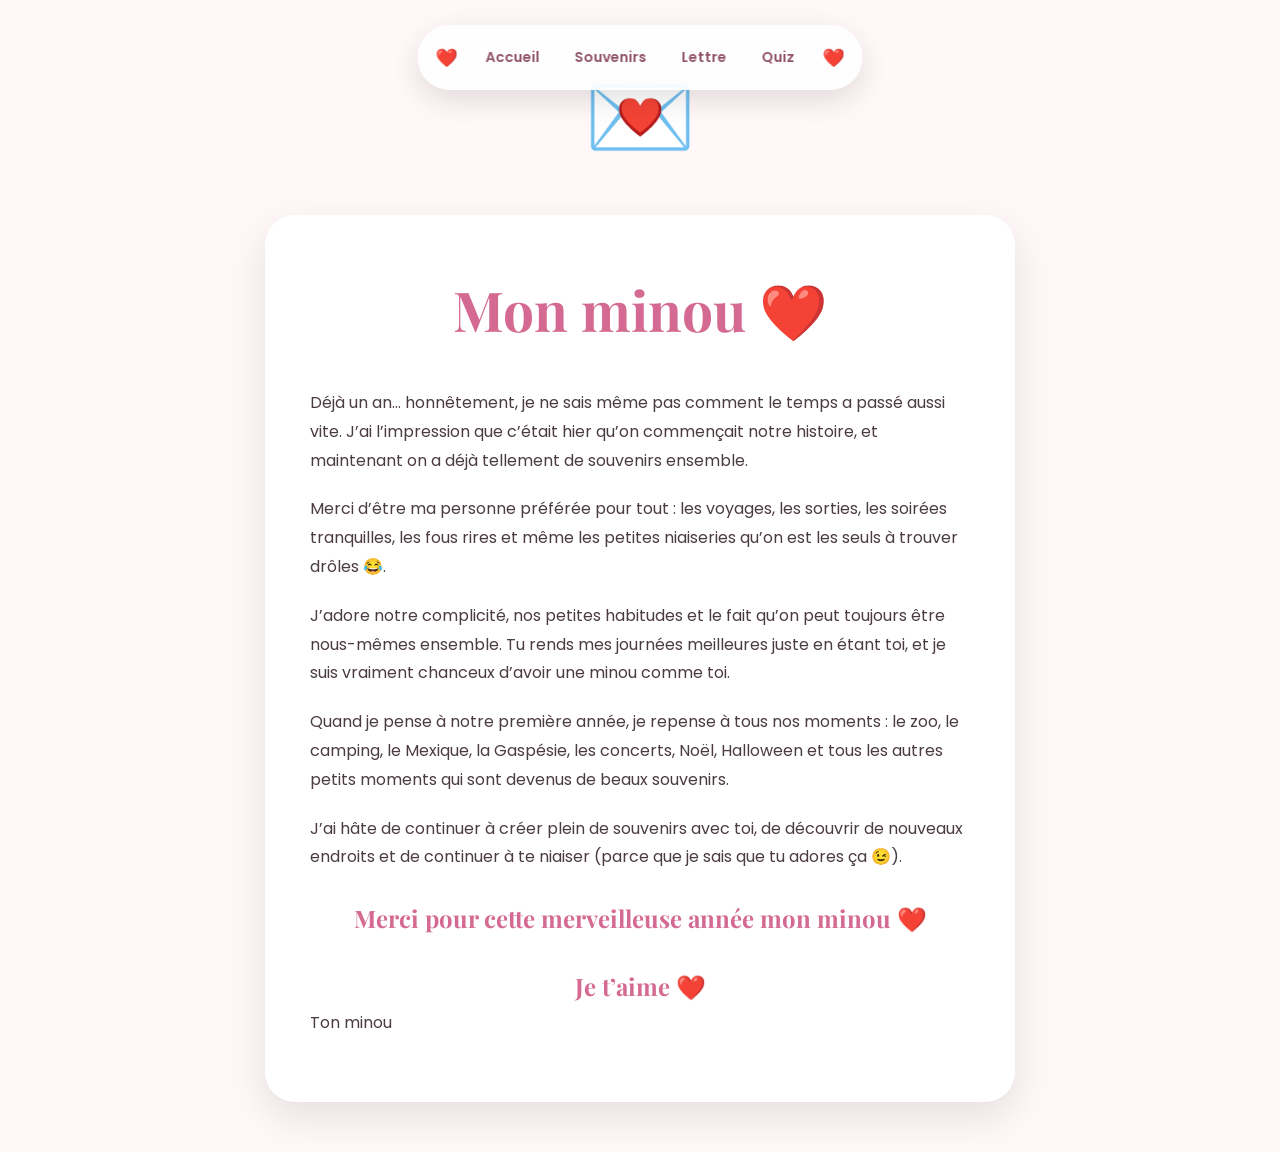
<file: lettre.html>
<!doctype html>
<html lang="fr">
  <head>
    <meta charset="UTF-8" />
    <meta name="viewport" content="width=device-width, initial-scale=1.0" />

    <title>Pour mon minou ❤️</title>

    <link rel="stylesheet" href="style.css" />
  </head>

  <body>
    <nav class="navbar">
      <a href="index.html">Accueil</a>
      <a href="souvenirs.html">Souvenirs</a>
      <a href="lettre.html">Lettre</a>
      <a href="quiz.html">Quiz</a>
    </nav>

    <section class="letter-page">
      <div class="envelope">💌</div>

      <div class="letter-card">
        <h1>Mon minou ❤️</h1>

        <p>
          Déjà un an… honnêtement, je ne sais même pas comment le temps a passé
          aussi vite. J’ai l’impression que c’était hier qu’on commençait notre
          histoire, et maintenant on a déjà tellement de souvenirs ensemble.
        </p>

        <p>
          Merci d’être ma personne préférée pour tout : les voyages, les
          sorties, les soirées tranquilles, les fous rires et même les petites
          niaiseries qu’on est les seuls à trouver drôles 😂.
        </p>

        <p>
          J’adore notre complicité, nos petites habitudes et le fait qu’on peut
          toujours être nous-mêmes ensemble. Tu rends mes journées meilleures
          juste en étant toi, et je suis vraiment chanceux d’avoir une minou
          comme toi.
        </p>

        <p>
          Quand je pense à notre première année, je repense à tous nos moments :
          le zoo, le camping, le Mexique, la Gaspésie, les concerts, Noël,
          Halloween et tous les autres petits moments qui sont devenus de beaux
          souvenirs.
        </p>

        <p>
          J’ai hâte de continuer à créer plein de souvenirs avec toi, de
          découvrir de nouveaux endroits et de continuer à te niaiser (parce que
          je sais que tu adores ça 😉).
        </p>

        <h2>Merci pour cette merveilleuse année mon minou ❤️</h2>

        <h2>Je t’aime ❤️</h2>

        <p>Ton minou</p>
      </div>
    </section>
  </body>
</html>
</file>
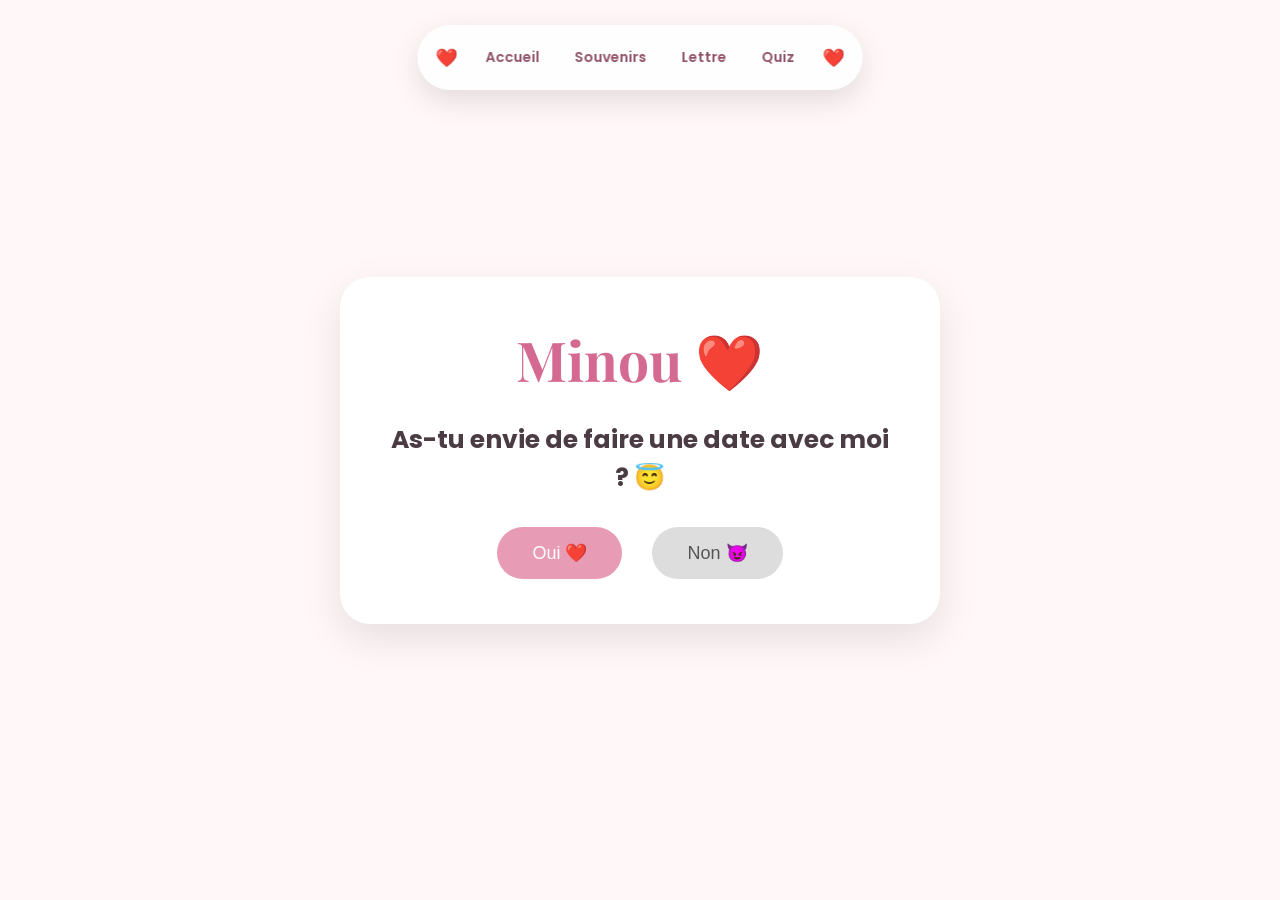
<file: quiz.html>
<!doctype html>
<html lang="fr">
  <head>
    <meta charset="UTF-8" />
    <meta name="viewport" content="width=device-width, initial-scale=1.0" />

    <title>Notre prochaine date ❤️</title>

    <link rel="stylesheet" href="style.css" />
  </head>

  <body>
    <nav class="navbar">
      <a href="index.html">Accueil</a>
      <a href="souvenirs.html">Souvenirs</a>
      <a href="lettre.html">Lettre</a>
      <a href="quiz.html">Quiz</a>
    </nav>

    <section class="quiz-page">
      <div class="quiz-card" id="question">
        <h1>Minou ❤️</h1>

        <h2>As-tu envie de faire une date avec moi ? 😇</h2>

        <div class="buttons">
          <button class="yes-btn" onclick="showForm()">Oui ❤️</button>

          <button
            class="no-btn"
            id="noButton"
            ontouchstart="moveButton()"
            onclick="moveButton()"
          >
            Non 😈
          </button>
        </div>
      </div>

      <div class="quiz-card hidden" id="form">
        <h1>Parfait mon minou ❤️</h1>

        <p>Choisis notre prochaine sortie 😍</p>

        <h3>Quel resto te tente ?</h3>

        <select id="restaurant">
          <option>Choisis...</option>

          <option>🥩 Shaker - Lévis</option>

          <option>🍝 Cosmos - Québec</option>

          <option>🍣 Sushi</option>

          <option>🍔 Un petit resto relax</option>

          <option>Autres idées ?</option>
        </select>

        <h3>Quelle activité après ?</h3>

        <select id="activite">
          <option>Choisis...</option>

          <option>🍦 Aller manger une crème glacée</option>

          <option>🎬 Aller au cinéma</option>

          <option>🌅 Voir le coucher de soleil</option>

          <option>🚶 Faire une marche ensemble</option>

          <option>Autres idées ?</option>
        </select>

        <button class="yes-btn" onclick="finishDate()">
          Confirmer notre date ❤️
        </button>
      </div>
    </section>

    <script src="script.js"></script>
  </body>
</html>
</file>
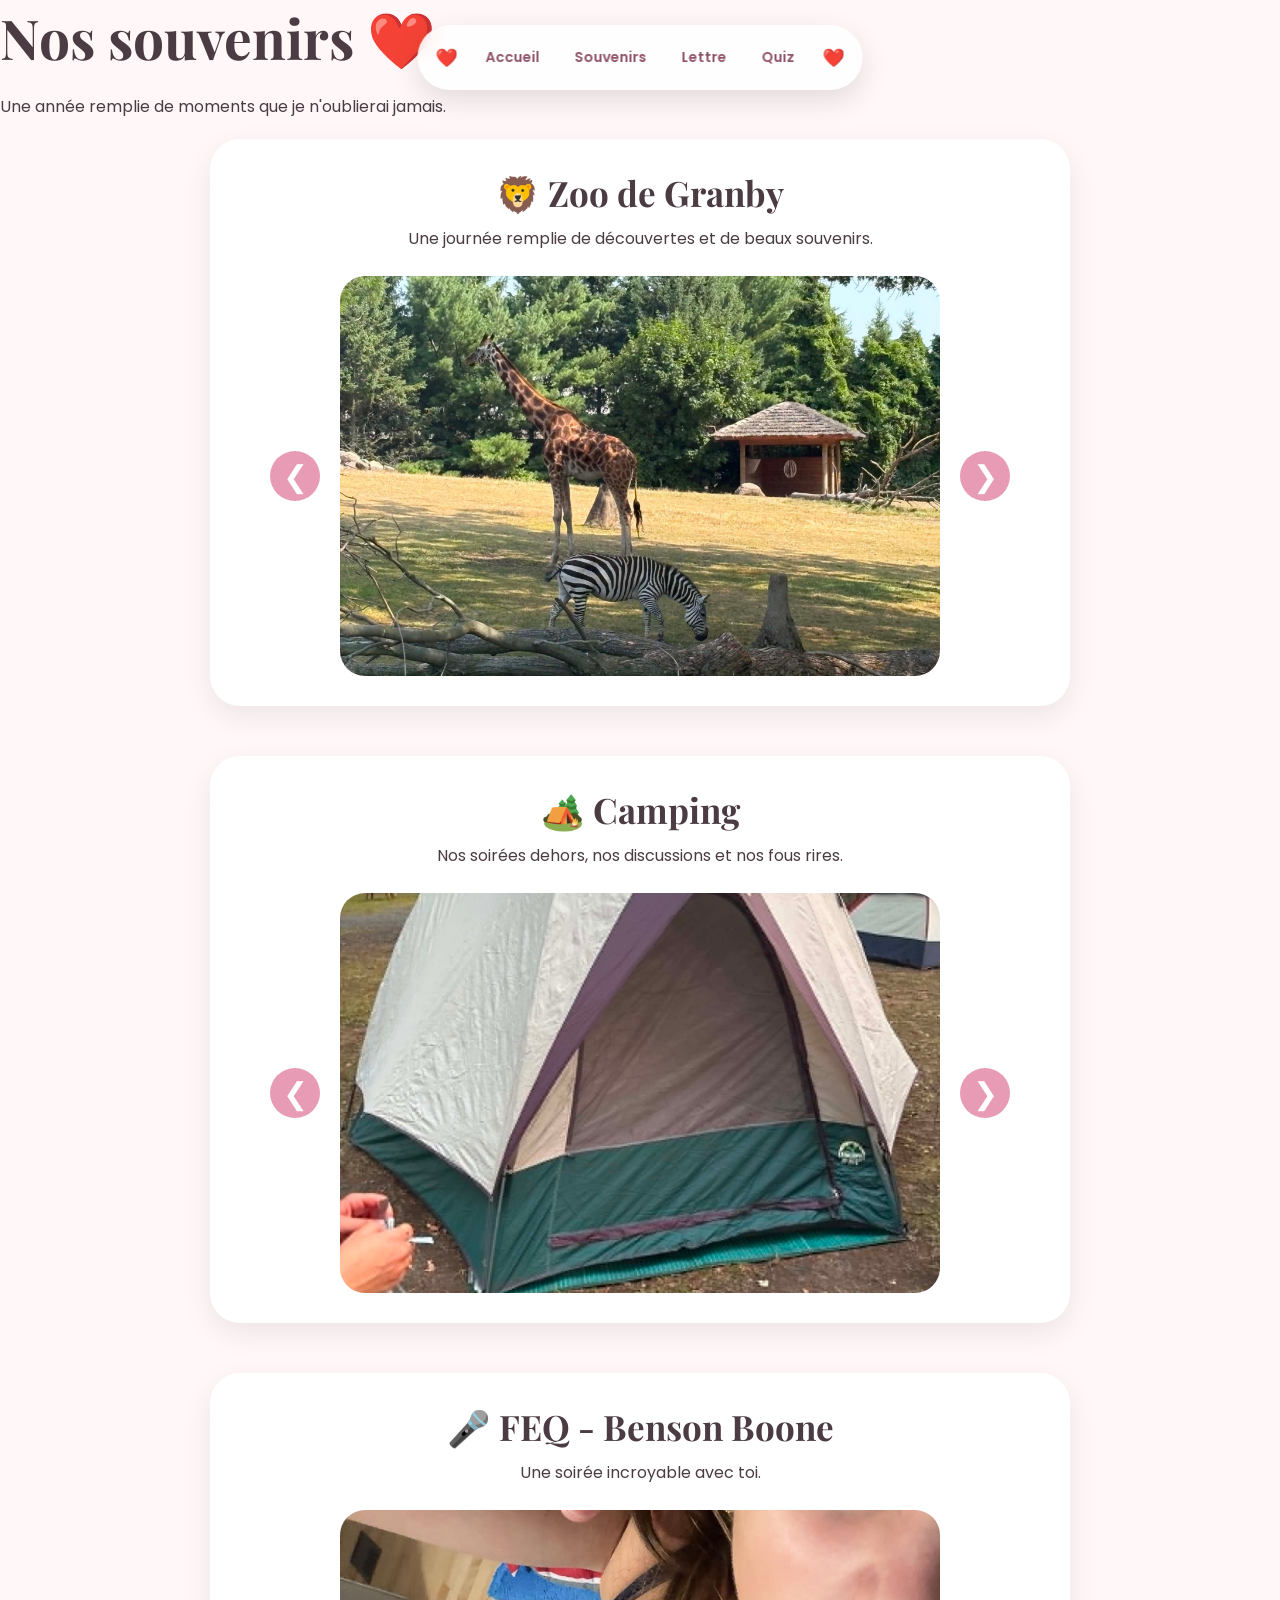
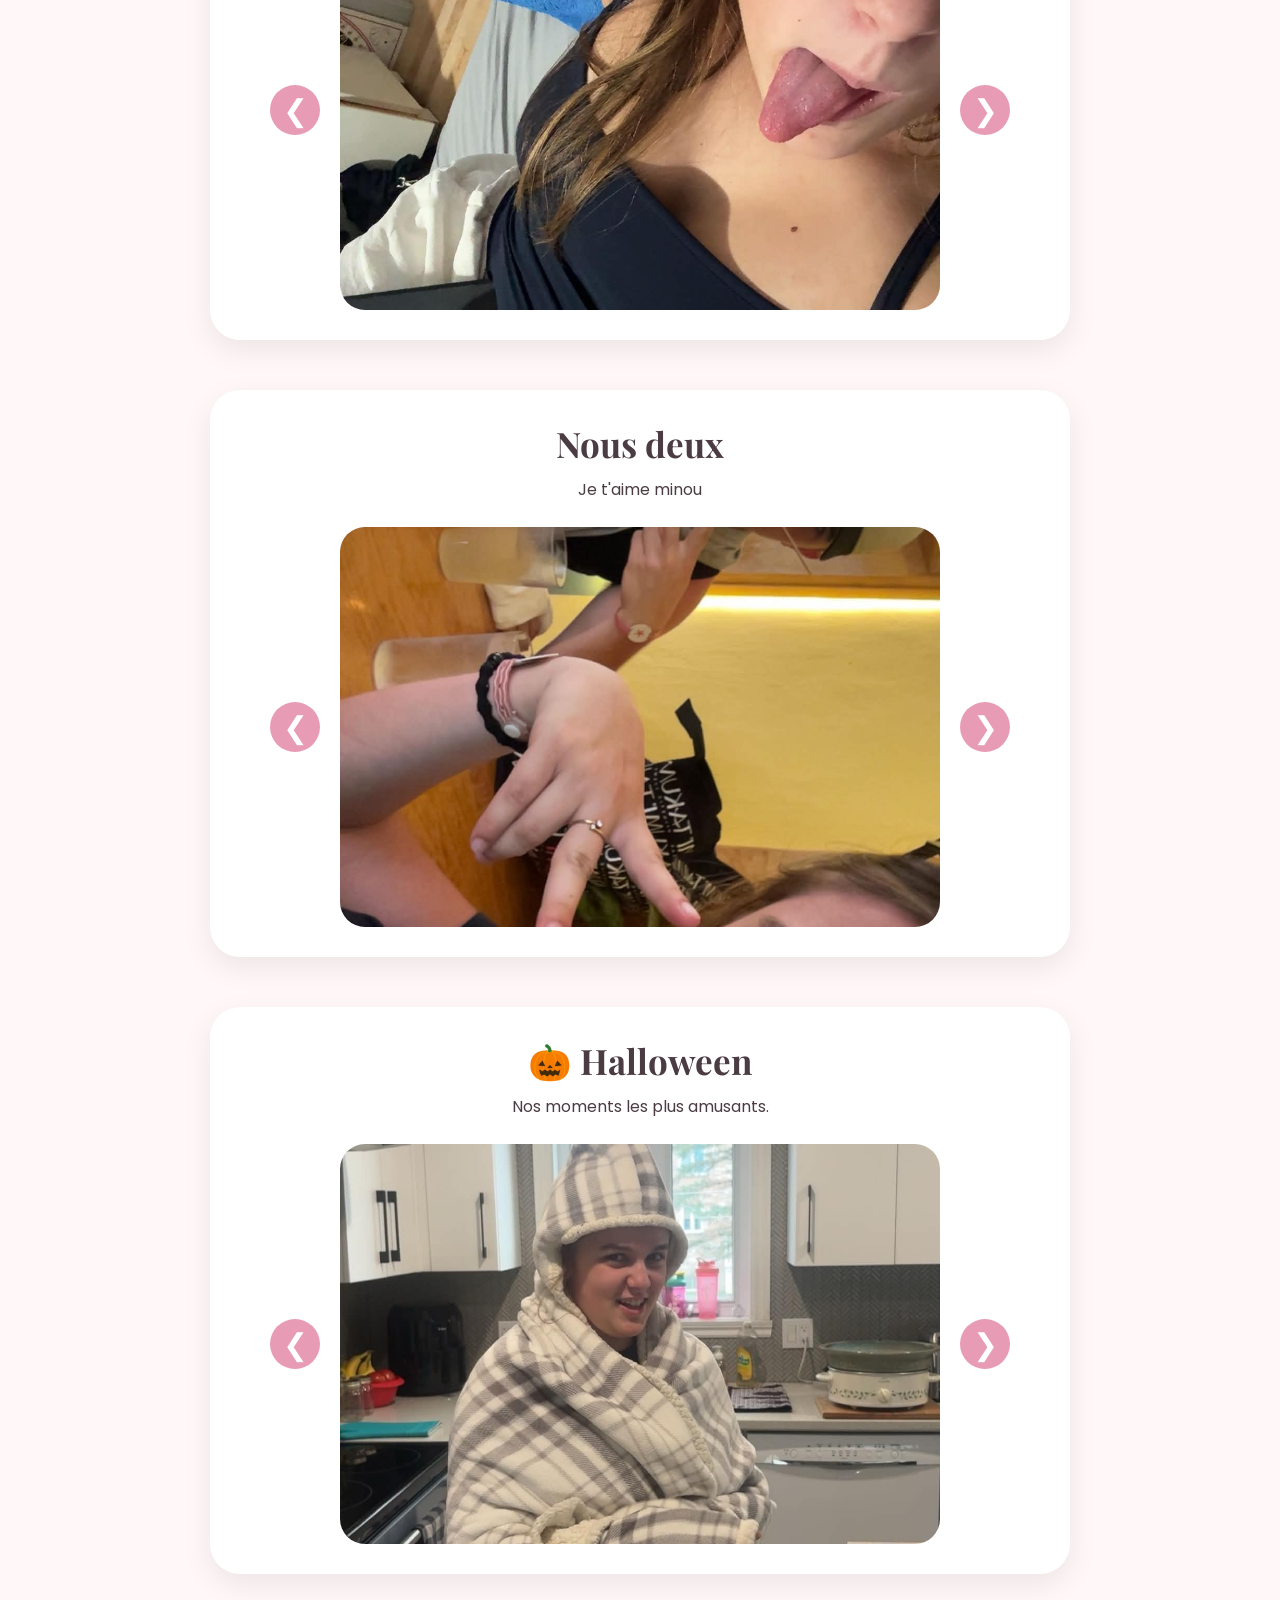
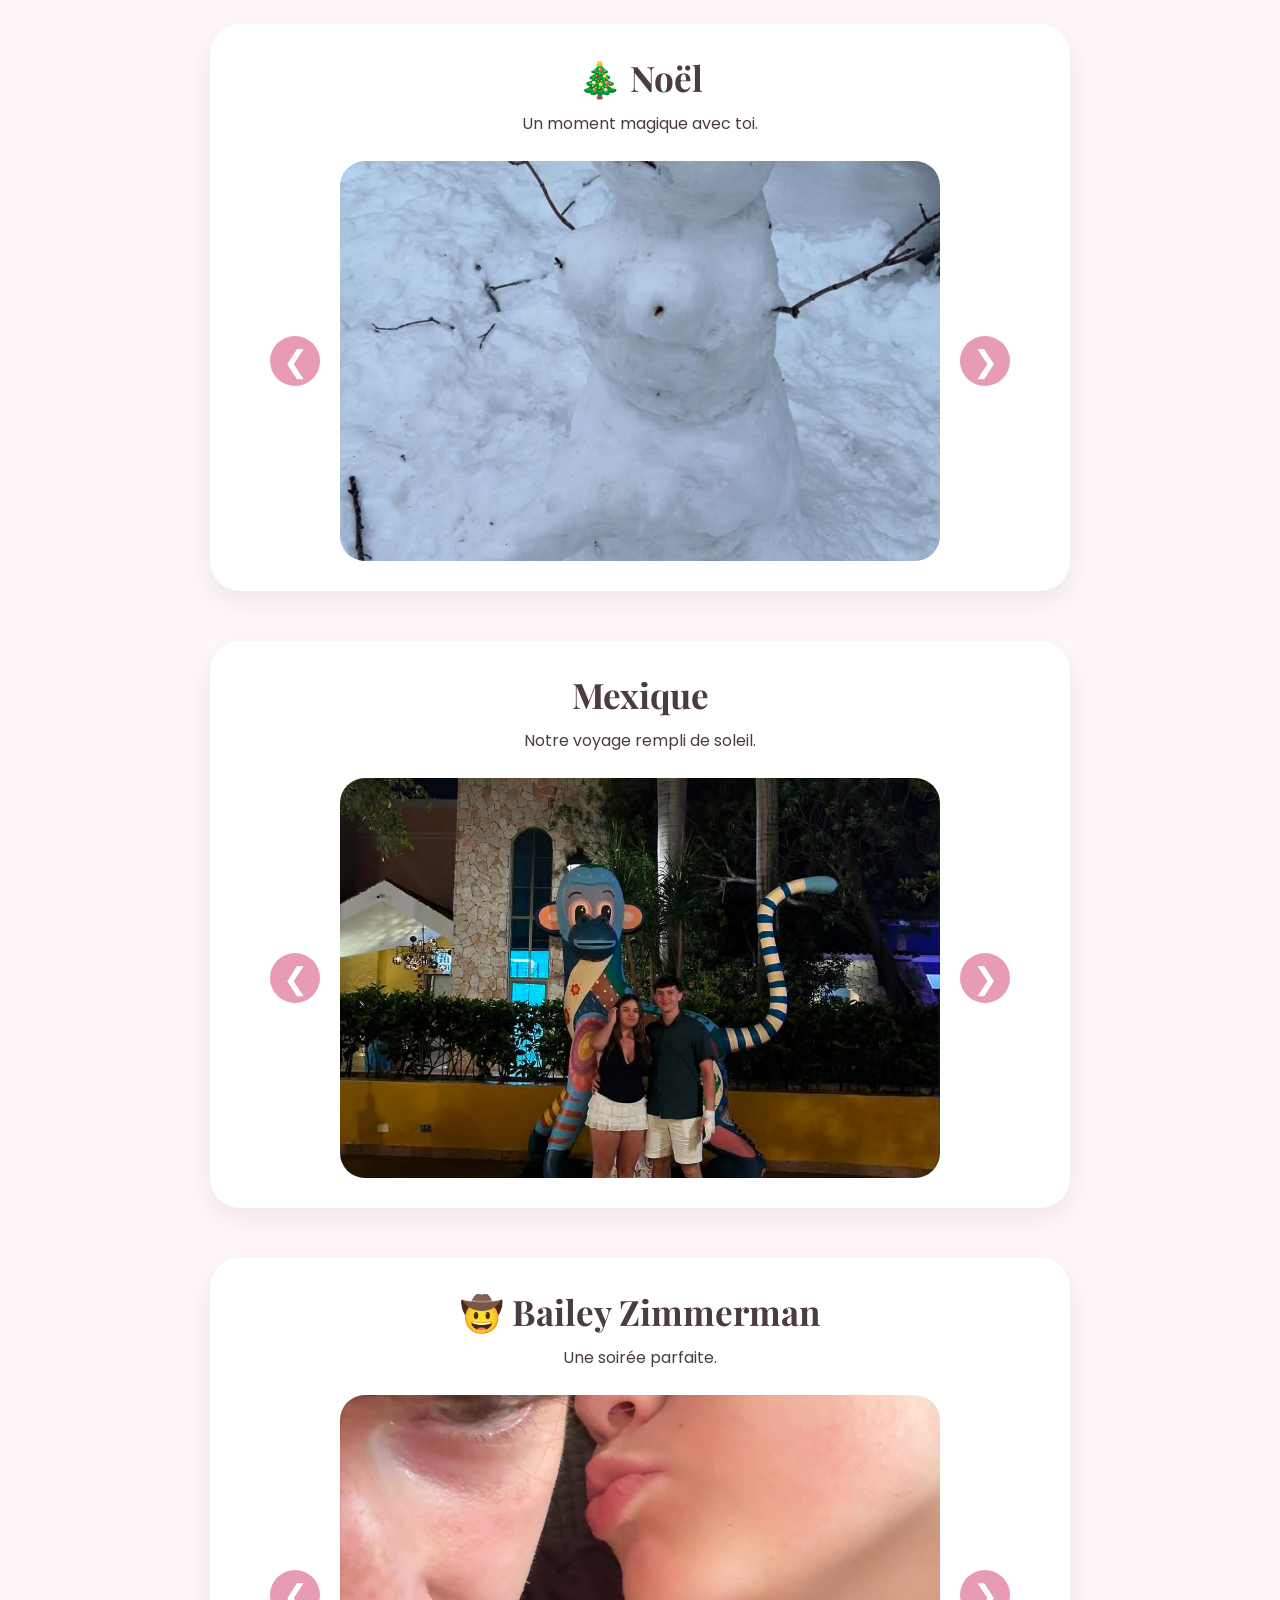
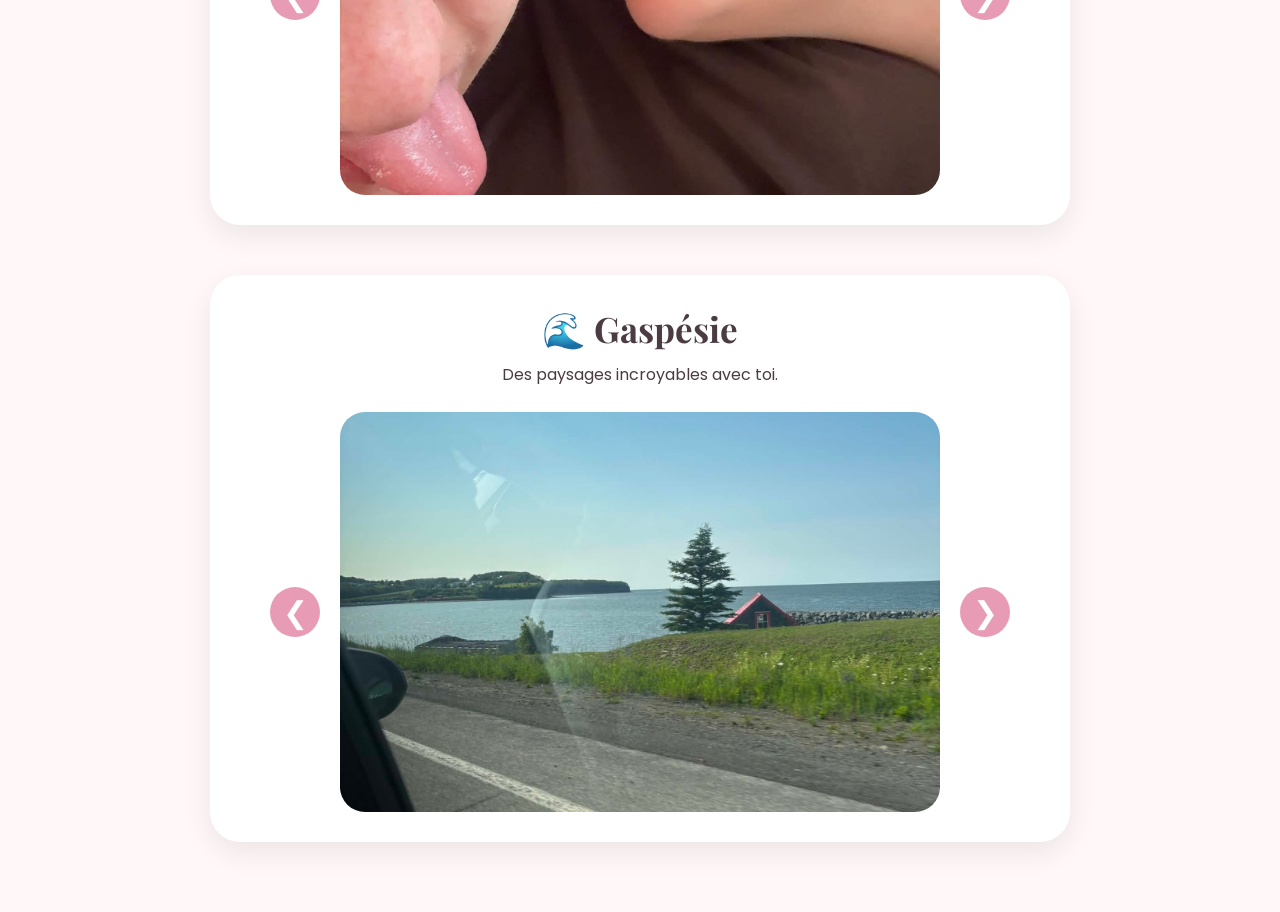
<file: souvenirs.html>
<!doctype html>
<html lang="fr">
  <head>
    <meta charset="UTF-8" />
    <meta name="viewport" content="width=device-width, initial-scale=1.0" />

    <title>Nos souvenirs ❤️</title>

    <link rel="stylesheet" href="style.css" />
  </head>

  <body>
    <nav class="navbar">
      <a href="index.html">Accueil</a>
      <a href="souvenirs.html">Souvenirs</a>
      <a href="lettre.html">Lettre</a>
      <a href="quiz.html">Quiz</a>
    </nav>

    <section class="page-title">
      <h1>Nos souvenirs ❤️</h1>

      <p>Une année remplie de moments que je n'oublierai jamais.</p>
    </section>

    <div class="album">
      <!-- ZOO -->

      <section class="event">
        <h2>🦁 Zoo de Granby</h2>

        <p>Une journée remplie de découvertes et de beaux souvenirs.</p>

        <div class="carousel">
          <button onclick="changePhoto(0, -1)">❮</button>

          <img id="photo0" src="images/zoo1.jpg" />

          <button onclick="changePhoto(0, 1)">❯</button>
        </div>
      </section>

      <!-- CAMPING -->

      <section class="event">
        <h2>🏕️ Camping</h2>

        <p>Nos soirées dehors, nos discussions et nos fous rires.</p>

        <div class="carousel">
          <button onclick="changePhoto(1, -1)">❮</button>

          <img id="photo1" src="images/camping1.jpg" />

          <button onclick="changePhoto(1, 1)">❯</button>
        </div>
      </section>

      <!-- FEQ -->

      <section class="event">
        <h2>🎤 FEQ - Benson Boone</h2>

        <p>Une soirée incroyable avec toi.</p>

        <div class="carousel">
          <button onclick="changePhoto(2, -1)">❮</button>

          <img id="photo2" src="images/feq1.jpg" />

          <button onclick="changePhoto(2, 1)">❯</button>
        </div>
      </section>

      <section class="event">
        <h2>Nous deux</h2>

        <p>Je t'aime minou</p>

        <div class="carousel">
          <button onclick="changePhoto(3, -1)">❮</button>

          <img id="photo3" src="images/gym1.jpg" />

          <button onclick="changePhoto(3, 1)">❯</button>
        </div>
      </section>

      <section class="event">
        <h2>🎃 Halloween</h2>

        <p>Nos moments les plus amusants.</p>

        <div class="carousel">
          <button onclick="changePhoto(4, -1)">❮</button>

          <img id="photo4" src="images/halloween1.jpg" />

          <button onclick="changePhoto(4, 1)">❯</button>
        </div>
      </section>

      <section class="event">
        <h2>🎄 Noël</h2>

        <p>Un moment magique avec toi.</p>

        <div class="carousel">
          <button onclick="changePhoto(5, -1)">❮</button>

          <img id="photo5" src="images/noel1.jpg" />

          <button onclick="changePhoto(5, 1)">❯</button>
        </div>
      </section>

      <section class="event">
        <h2>Mexique</h2>

        <p>Notre voyage rempli de soleil.</p>

        <div class="carousel">
          <button onclick="changePhoto(6, -1)">❮</button>

          <img id="photo6" src="images/mexique1.jpg" />

          <button onclick="changePhoto(6, 1)">❯</button>
        </div>
      </section>

      <section class="event">
        <h2>🤠 Bailey Zimmerman</h2>

        <p>Une soirée parfaite.</p>

        <div class="carousel">
          <button onclick="changePhoto(7, -1)">❮</button>

          <img id="photo7" src="images/bailey1.jpg" />

          <button onclick="changePhoto(7, 1)">❯</button>
        </div>
      </section>

      <section class="event">
        <h2>🌊 Gaspésie</h2>

        <p>Des paysages incroyables avec toi.</p>

        <div class="carousel">
          <button onclick="changePhoto(8, -1)">❮</button>

          <img id="photo8" src="images/gaspesie1.jpg" />

          <button onclick="changePhoto(8, 1)">❯</button>
        </div>
      </section>
    </div>

    <script src="script.js"></script>
  </body>
</html>
</file>
<file: style.css>
@import url('https://fonts.googleapis.com/css2?family=Playfair+Display:wght@600&family=Poppins:wght@300;400;600&display=swap');

* {
  margin: 0;
  padding: 0;
  box-sizing: border-box;
}

body {
  font-family: 'Poppins', sans-serif;
  background: #fff7f8;
  color: #4b3b43;
}

.hero {
  height: 100vh;

  background:
    linear-gradient(rgba(0, 0, 0, 0.35), rgba(0, 0, 0, 0.35)),
    url('images/couple.jpg');

  background-size: cover;
  background-position: center;

  display: flex;
  justify-content: center;
  align-items: center;

  text-align: center;
}

.overlay {
  color: white;
  max-width: 700px;
  padding: 30px;

  animation: fade 2s;
}

h1 {
  font-family: 'Playfair Display';
  font-size: 55px;
  margin-bottom: 20px;
}

.overlay p {
  font-size: 20px;
  margin-bottom: 35px;
}

.btn {
  text-decoration: none;

  background: #e89bb5;

  color: white;

  padding: 15px 35px;

  border-radius: 40px;

  transition: 0.3s;
}

.btn:hover {
  background: #d46b91;

  transform: scale(1.05);
}

.intro {
  padding: 80px 20px;

  text-align: center;
}

.intro h2 {
  font-family: 'Playfair Display';

  font-size: 40px;

  margin-bottom: 20px;
}

footer {
  text-align: center;

  padding: 20px;
}

@keyframes fade {
  from {
    opacity: 0;
    transform: translateY(30px);
  }

  to {
    opacity: 1;
  }
}

/* NAVBAR ROMANTIQUE */

.navbar {
  position: fixed;

  top: 25px;

  left: 50%;

  transform: translateX(-50%);

  display: flex;

  align-items: center;

  justify-content: center;

  gap: 5px;

  background: rgba(255, 255, 255, 0.85);

  backdrop-filter: blur(10px);

  padding: 12px 18px;

  border-radius: 50px;

  box-shadow: 0 10px 30px rgba(0, 0, 0, 0.12);

  z-index: 1000;
}

.navbar a {
  text-decoration: none;

  color: #8f5269;

  font-weight: 600;

  font-size: 14px;

  padding: 10px 15px;

  border-radius: 30px;

  transition: 0.3s;
}

.navbar a:hover {
  background: #f4c2d7;

  color: white;

  transform: translateY(-3px);
}

.navbar::before {
  content: '❤️';

  font-size: 18px;

  margin-right: 8px;
}

.navbar::after {
  content: '❤️';

  font-size: 18px;

  margin-left: 8px;
}

@media (max-width: 600px) {
  .navbar {
    width: 95%;

    gap: 0;

    padding: 10px;
  }

  .navbar a {
    font-size: 12px;

    padding: 8px 8px;
  }

  .navbar::before,
  .navbar::after {
    display: none;
  }
}

/* ALBUM */

.album {
  max-width: 900px;
  margin: auto;
  padding: 20px;
}

.event {
  background: white;

  margin-bottom: 50px;

  padding: 30px;

  border-radius: 30px;

  text-align: center;

  box-shadow: 0 10px 30px rgba(0, 0, 0, 0.08);
}

.event h2 {
  font-family: 'Playfair Display';

  font-size: 35px;

  margin-bottom: 10px;
}

.carousel {
  display: flex;

  align-items: center;

  justify-content: center;

  gap: 20px;

  margin-top: 25px;
}

.carousel img {
  width: 80%;

  max-width: 600px;

  height: 400px;

  object-fit: cover;

  border-radius: 25px;
}

.carousel button {
  border: none;

  background: #e89bb5;

  color: white;

  font-size: 30px;

  width: 50px;

  height: 50px;

  border-radius: 50%;

  cursor: pointer;
}

.carousel button:hover {
  background: #d46a91;
}

/* COMPTEUR */

.counter {
  display: flex;

  justify-content: center;

  gap: 25px;

  margin-top: 40px;

  flex-wrap: wrap;
}

.counter div {
  background: white;

  padding: 25px;

  border-radius: 20px;

  min-width: 120px;

  box-shadow: 0 10px 25px rgba(0, 0, 0, 0.08);
}

.counter span {
  font-size: 40px;

  font-weight: 600;

  color: #d46a91;
}

.counter p {
  margin-top: 10px;
}

/* PAGE LETTRE */

.letter-page {
  min-height: 100vh;

  display: flex;

  justify-content: center;

  align-items: center;

  padding: 50px 20px;

  background: #fff7f8;

  flex-direction: column;
}

.envelope {
  font-size: 90px;

  margin-bottom: 30px;

  animation: float 2s infinite ease-in-out;
}

.letter-card {
  background: white;

  max-width: 750px;

  padding: 45px;

  border-radius: 30px;

  box-shadow: 0 15px 40px rgba(0, 0, 0, 0.1);

  animation: fade 1.5s;

  line-height: 1.8;
}

.letter-card h1 {
  text-align: center;

  font-family: 'Playfair Display';

  color: #d46a91;

  margin-bottom: 30px;
}

.letter-card h2 {
  text-align: center;

  font-family: 'Playfair Display';

  color: #d46a91;

  margin-top: 25px;
}

.letter-card p {
  margin-bottom: 20px;
}

@keyframes float {
  0% {
    transform: translateY(0);
  }

  50% {
    transform: translateY(-15px);
  }

  100% {
    transform: translateY(0);
  }
}
/* QUIZ */

.quiz-page {
  min-height: 100vh;

  display: flex;

  justify-content: center;

  align-items: center;

  padding: 40px 20px;
}

.quiz-card {
  background: white;

  padding: 45px;

  border-radius: 30px;

  text-align: center;

  max-width: 600px;

  width: 100%;

  box-shadow: 0 15px 40px rgba(0, 0, 0, 0.1);
}

.quiz-card h1 {
  color: #d46a91;
}

.quiz-card h2 {
  margin: 25px 0;

  font-size: 25px;
}

.buttons {
  display: flex;

  justify-content: center;

  gap: 30px;

  margin-top: 30px;
}

.yes-btn,
.no-btn {
  border: none;

  padding: 15px 35px;

  border-radius: 40px;

  font-size: 18px;

  cursor: pointer;
}

.yes-btn {
  background: #e89bb5;

  color: white;
}

.no-btn {
  background: #ddd;

  color: #555;

  position: relative;
}

.hidden {
  display: none;
}

select {
  width: 100%;

  padding: 15px;

  border-radius: 20px;

  border: 1px solid #ddd;

  margin: 15px 0 30px;

  font-size: 16px;
}

.quiz-card h3 {
  margin-top: 25px;
}
/* TRANSITIONS ENTRE LES PAGES */

body {
  animation: pageEnter 0.8s ease;
}

@keyframes pageEnter {
  from {
    opacity: 0;

    transform: translateY(15px);
  }

  to {
    opacity: 1;

    transform: translateY(0);
  }
}

/* effet quand on quitte une page */

.fade-out {
  opacity: 0;

  transform: translateY(-15px);

  transition: 0.5s ease;
}
</file>
